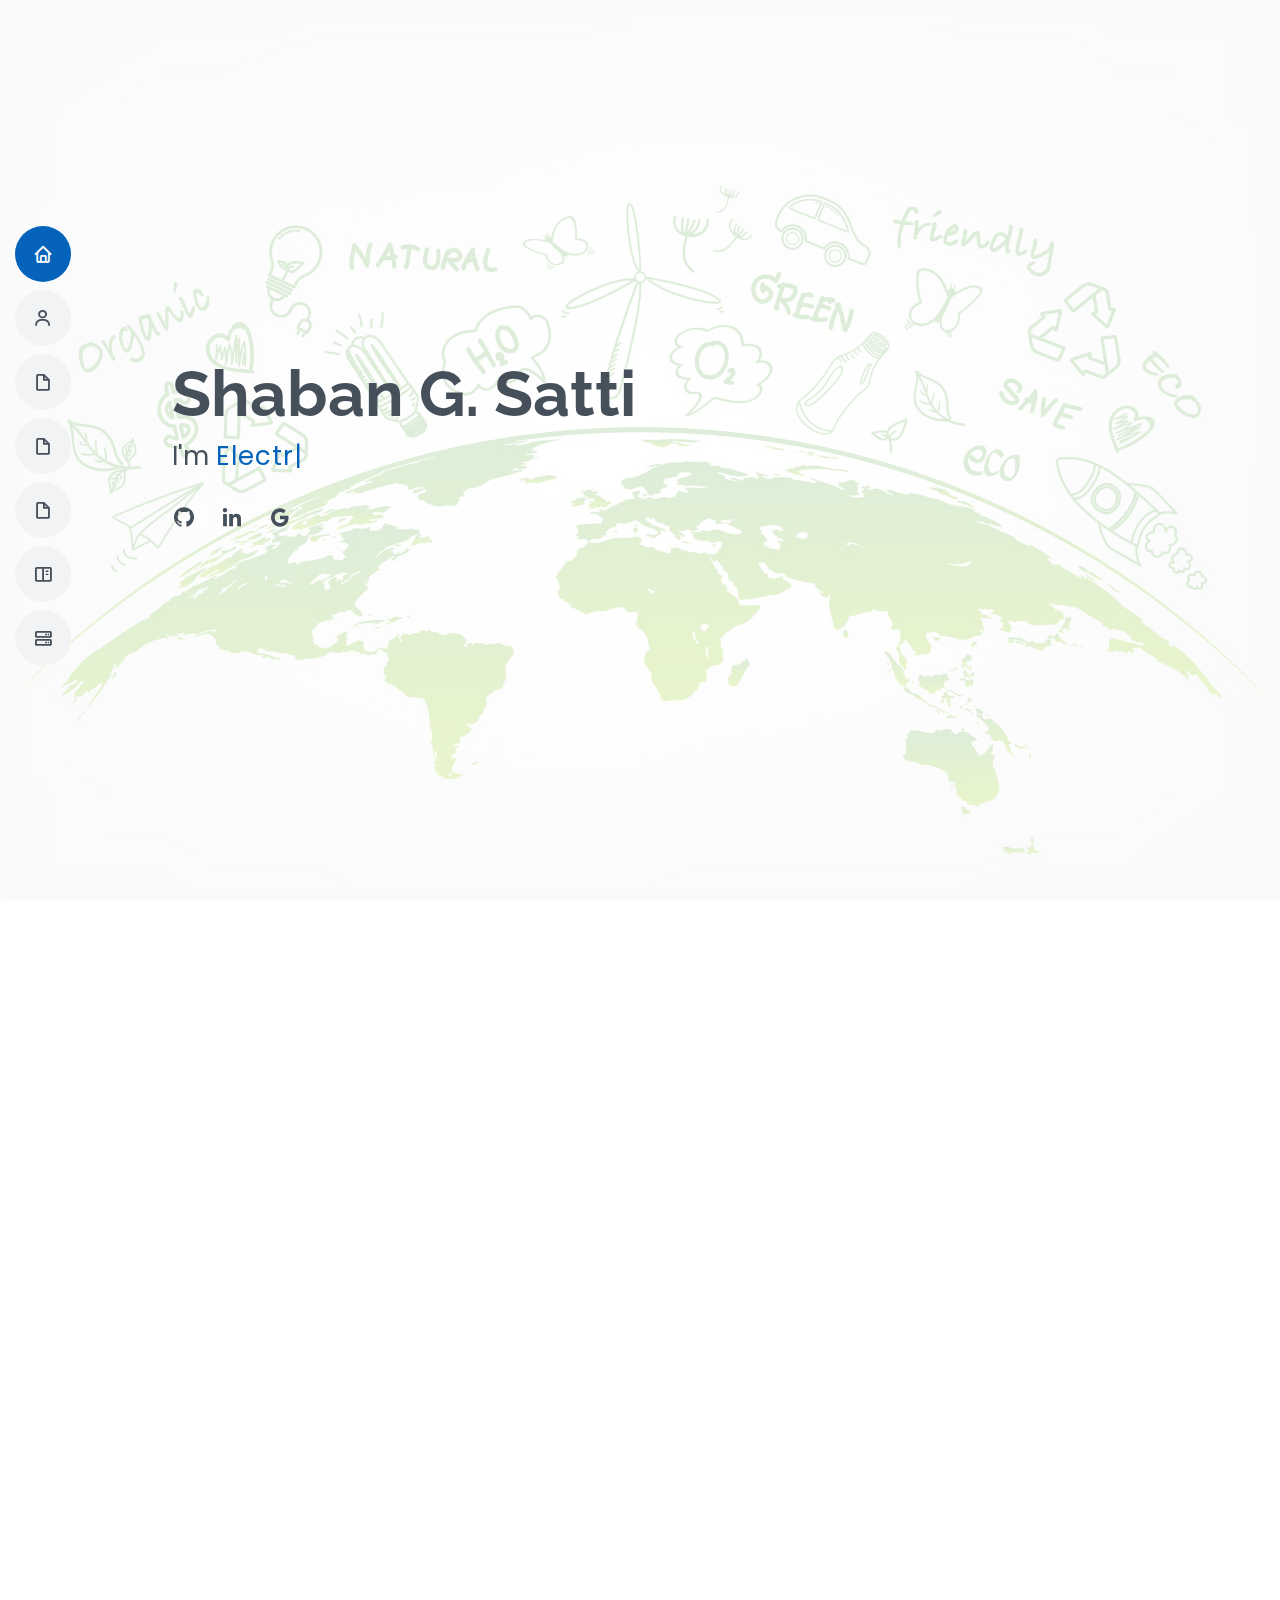
<file: index.html>
<!DOCTYPE html>
<html lang="en">

<head>
  <meta charset="utf-8">
  <meta content="width=device-width, initial-scale=1.0" name="viewport">

  <title>Shaban Satti - Resume</title>
  <meta content="" name="description">
  <meta content="" name="keywords">

  <!-- Favicons -->
  <link href="assets/img/favicon.png" rel="icon">
  <link href="assets/img/apple-touch-icon.png" rel="apple-touch-icon">

  <!-- Google Fonts -->
  <link href="https://fonts.googleapis.com/css?family=Open+Sans:300,300i,400,400i,600,600i,700,700i|Raleway:300,300i,400,400i,500,500i,600,600i,700,700i|Poppins:300,300i,400,400i,500,500i,600,600i,700,700i" rel="stylesheet">

  <!-- Vendor CSS Files -->
  <link href="assets/vendor/aos/aos.css" rel="stylesheet">
  <link href="assets/vendor/bootstrap/css/bootstrap.min.css" rel="stylesheet">
  <link href="assets/vendor/bootstrap-icons/bootstrap-icons.css" rel="stylesheet">
  <link href="assets/vendor/boxicons/css/boxicons.min.css" rel="stylesheet">
  <link href="assets/vendor/glightbox/css/glightbox.min.css" rel="stylesheet">
  <link href="assets/vendor/swiper/swiper-bundle.min.css" rel="stylesheet">

  <!-- Template Main CSS File -->
  <link href="assets/css/style.css" rel="stylesheet">

  <!-- =======================================================
  * Template Name: MyResume
  * Template URL: https://bootstrapmade.com/free-html-bootstrap-template-my-resume/
  * Updated: Mar 17 2024 with Bootstrap v5.3.3
  * Author: BootstrapMade.com
  * License: https://bootstrapmade.com/license/
  ======================================================== -->
</head>

<body>

  <!-- ======= Mobile nav toggle button ======= -->
  <!-- <button type="button" class="mobile-nav-toggle d-xl-none"><i class="bi bi-list mobile-nav-toggle"></i></button> -->
  <i class="bi bi-list mobile-nav-toggle d-lg-none"></i>
  <!-- ======= Header ======= -->
  <header id="header" class="d-flex flex-column justify-content-center">

    <nav id="navbar" class="navbar nav-menu">
      <ul>
        <li><a href="#hero" class="nav-link scrollto active"><i class="bx bx-home"></i> <span>Home</span></a></li>
        <li><a href="#about" class="nav-link scrollto"><i class="bx bx-user"></i> <span>About</span></a></li>
        <li><a href="#Ongoing-Projects" class="nav-link scrollto"><i class="bx bx-file-blank"></i> <span>Ongoing Projects</span></a></li>
        <li><a href="#experience" class="nav-link scrollto"><i class="bx bx-file-blank"></i> <span>Work Experience</span></a></li>
        <li><a href="#education" class="nav-link scrollto"><i class="bx bx-file-blank"></i> <span>Education</span></a></li>
        <li><a href="#publications" class="nav-link scrollto"><i class="bx bx-book-content"></i> <span>Publications</span></a></li>
        <li><a href="#skills" class="nav-link scrollto"><i class="bx bx-server"></i> <span>Skills</span></a></li>
      </ul>
    </nav><!-- .nav-menu -->

  </header><!-- End Header -->

  <!-- ======= Hero Section ======= -->
  <section id="hero" class="d-flex flex-column justify-content-center">
    <div class="container" data-aos="zoom-in" data-aos-delay="100">
      <h1>Shaban G. Satti</h1>
      <p>I'm <span class="typed" data-typed-items="Electrical Engineer, Data Scientist, Hiker"></span></p>
      <div class="social-links">
        <a href="https://github.com/shabansatti" class="github"><i class="bx bxl-github"></i></a>
        <a href="https://www.linkedin.com/in/ishabansatti/" class="linkedin"><i class="bx bxl-linkedin"></i></a>
        <a href="https://scholar.google.com/citations?user=b_1fk_MAAAAJ&hl=en" class="google"><i class="bx bxl-google"></i></a>
      </div>
    </div>
  </section><!-- End Hero -->

  <main id="main">

    <!-- ======= Services Section ======= -->
<section id="about" class="services">
  <div class="container" data-aos="fade-up">

    <div class="section-title">
      <h2>About</h2>
    </div>

    <!-- Row to create two columns -->
      <!-- First column -->
  <div class="row">
  
    <div class="col-lg-12 col-md-12 d-flex align-items-stretch" data-aos="zoom-in" data-aos-delay="100">
      <div class="icon-box iconbox-blue">
        <h4>The social and economic exclusion of women, due to lack of access to electricity, can be minimized by
        implementation of the UN sustainable development goal of energy access for all. Microgrids and integration of
        renewable energy generation are promising solutions in this regard. My aim is to study and develop data driven
        methods for economical, optimized and safe operation of modern electrical grid.</h4>
      </div>
    </div>
  
  </div>
  
  <div class="row">
  
    <div class="col-lg-4 col-md-4 mt-4 d-flex align-items-stretch" data-aos="zoom-in" data-aos-delay="100">
      <div class="icon-box iconbox-blue">
        <h4>Country: Pakistan</h4>
      </div>
    </div>

    <div class="col-lg-4 col-md-4 mt-4 d-flex align-items-stretch" data-aos="zoom-in" data-aos-delay="100">
      <div class="icon-box iconbox-blue">
        <h4>Fulbright Scholar - 2023</h4>
      </div>
    </div>

    <div class="col-lg-4 col-md-4 mt-4 d-flex align-items-stretch" data-aos="zoom-in" data-aos-delay="100">
      <div class="icon-box iconbox-blue">
        <h4>PIEAS Fellowship - 2011</h4>
      </div>
    </div>

  </div>

  </div>
</section><!-- End about Section -->


    <!-- ======= Ongoing Projects Section ======= -->
    <section id="Ongoing-Projects" class="resume">
      <div class="container" data-aos="fade-up">
    
        <div class="section-title">
          <h2>Ongoing projects</h2>
        </div>
    
        <div class="row">
          <div class="col-lg-12">
            <h3 class="resume-title">Speeding Up powerflow simulations for modern grid</h3>
            <div class="resume-item pb-0">
              <h5>A python based project using machine learning and GPU to speed-up the power flow solution. The project is supervised by Dr.Amar (Arizona State University)</h5>
              <p><em>Competition sponsored by IRT SystemX, RTE , NVIDIA and Exaion</em></p>
    
            </div>
          </div>
        </div>
    
        <div class="row">
          <div class="col-lg-12">
            <h3 class="resume-title">Development of julia Library for PowerSystems EMT Simulations</h3>
            <div class="resume-item">
              <h5>A julia based project to develop EMT simulations library for power systems. The project is supervised by Dr.Amar (Arizona State University)</h5>
              <p><em>The project is part of PSERC project on data-driven stability assesment of modern grids</em></p>
            </div>
          </div>
        </div>
    
        <div class="row">
          <div class="col-lg-12">
            <h3 class="resume-title">Identification and Estimation of Control modes of IBRs</h3>
            <div class="resume-item">
              <h5>A python based project using open-DSS and machine learning for identification & estimation of IBR control mode</h5>
              <p><em>The project is in colloboration with Dr. Syed Hur from Habib University, Karachi</em></p>
            </div>
          </div>
        </div>
    
      </div>
    </section><!-- End Publications Section -->


    <!-- ======= Experience Section ======= -->
    <section id="experience" class="resume">
      <div class="container" data-aos="fade-up">

        <div class="section-title">
          <h2>Work Experience</h2>
          </div>

        
          <div class="col-lg-12">
            <div class="resume-item">
              <h4>Research Assistant</h4>
              <p><strong>Arizona State University, USA </strong></p>
              <h5>August 2023 - December 2023</h5>
              <p><strong>Projects </strong></p>
              <ul>
                <li>Data driven stability analysis of IBR-rich grids with hybrid EMT + Phasor
                models (DIgSILENT PowerFactory)
                <li>Benders Decomposition based Security Constrained Economic Dispatch
                (AMPL-GUROBI)
                <li>Generator & Transmission Assets Contingency Analysis (AMPL-GUROBI)
                <li>Tuning Exciter & PSS for Kundur's Two Area System (DSATools)
                <li>DCOPF for Go Optimization Dataset (Julia)
                <li>Black Box Optimization based Transient Controller for Multimachine (Python)
              </ul>
            </div>
            <div class="resume-item">
              <h4>Sr. Electrical Engineer</h4>
              <p><strong>Pakistan Institute of Engineering & Applied Sciences, Islamabad, Pakistan</strong></p>
              <h5>Nov 2013 - July 2023</h5>
              <p><strong>Assignments </strong></p>
              <ul>
                <li>Powerflow solution of Distribution Grids (OpenDSS & ETAP)
                <li> Electrification plan of industrial buildings (AUTOCAD Electrical)
                <li> Electrification of HVAC systems (Soft starters & Star/Delta starters )
                <li> Design of control system of diesel generator sets
                <li> Design of low voltage switchgear</li>
              </ul>
            </div><div class="resume-item">
              <h4>Graduate Student Assistant</h4>
              <p><strong>Pakistan Institute of Engineering & Applied Sciences, Islamabad, Pakistan</strong></p>
              <h5>Jan 2013 - Nov 2013</h5>
              <p><strong>Assignments </strong></p>
              <ul>
                <li> Conducting Linear Control Systems Lab. for undergrad students
              </ul>
            </div>
          </div>
        </div>

      </div>
    </section><!-- End Experience Section -->

    <!-- ======= Education Section ======= -->
    <section id="education" class="resume">
      <div class="container" data-aos="fade-up">
    
        <div class="section-title">
          <h2>Education</h2>
        </div>
    
        <div class="row">
          <div class="col-lg-12">
            
            <div class="resume-item">
              <h4>MS Data Science</h4>
              <p><strong>Bahria University, Islamabad, Pakistan</strong></p>
              <h5>Feb 2020 - Aug 2022</h5>
              <p><strong>Projects</strong></p>
              <p>
                <ul>
                <li> ConvNet. for digit recognition on CVL single-digit database (TensorFlow)
                <li> Arrhythmia classification using Machine Learning</li>
              </ul></p>
              <p><strong>Courses</strong></p>
              Machine Learning, Deep Learning, Cloud Computing, Big Data Analytics
            </div>
            <div class="resume-item">
              <h4>MS Systems Engineering</h4>
              <p><strong>Pakistan Institute of Engineering & Applied Sciences, Islamabad, Pakistan</strong></p>
              <h5>Sep 2011 - Nov 2013</h5>
              <p><p><strong>Thesis</strong></p><ul>
                <li> Robust Control of 8 DOF Active Vehicle Suspension System (Convex
                optimization using MATLAB cvx)
                <li> Observer for active vehicle suspension system states estimation</li>
              </ul></p>
              <p><strong>Courses</strong></p>
              Power Converter Design, Non Linear Control, Adaptive Control, Fault Diagnosis and Tolerance
            </div>
            <div class="resume-item">
              <h4>B.Sc Electrical Engineering</h4>
              <p><strong>University of Engineering & Technology, Taxila, Pakistan</strong></p>
              <h5>Sep 2007 - July 2011</h5>
              <p><p><strong>Capstone Project</strong></p><ul>
                <li> Designing & Fabrication of Variable Frequency Drive for 3-Phase Induction
                Motor
              </ul></p>
              <p><strong>Courses</strong></p>
              Power System Analysis, Power Generation, Electrical Power Transmission, Power Distribution and Utilization
            </div>
          </div>
        </div>
    
      </div>
    </section><!-- End Education Section -->

    <!-- ======= Publications Section ======= -->
    <section id="publications" class="resume">
      <div class="container" data-aos="fade-up">
    
        <div class="section-title">
          <h2>Publications</h2>
        </div>
    
        <div class="row">
          <div class="col-lg-12">
            <h3 class="resume-title">Journal</h3>
            <div class="resume-item pb-0">
              <h4>H∞ control of 8 degrees of freedom vehicle
              active suspension system</h4>
              <p><em>2018, Journal of King Saud University - Engineering
              Sciences, Volume 30, Issue 2, Pages
              161-169</em></p>
              
            </div>
            </div>
        </div>
        
        <div class="row">
          <div class="col-lg-12">
            <h3 class="resume-title">Conference</h3>
            <div class="resume-item">
              <h4>Robust control of hybrid distributed generation
              for frequency regulation</h4>
              <p><em>2017, 14th International Bhurban Conference
              on Applied Sciences and Technology (IBCAST),
              Publisher: IEEE</em></p>
            </div>
          </div>
        </div>

                <div class="row">
                  <div class="col-lg-12">
                    <h3 class="resume-title">In Review</h3>
                    <div class="resume-item">
                      <h4>Real-time Data-driven Identification and Estimation of Control modes of IBR considering Smart
                      Inverter Capabilities</h4>
                      <p><em>2024, IEEE Transactions on Industry Applications Special Issue,
                          Publisher: IEEE</em></p>
                    </div>
                  </div>
                </div>
    
      </div>
    </section><!-- End Publications Section -->




    <!-- ======= Services Section ======= -->
    <section id="skills" class="services">
      <div class="container" data-aos="fade-up">

        <div class="section-title">
          <h2>Skills</h2>
        </div>

      <div class="row">
      
        <div class="col-lg-2 col-md-3 d-flex align-items-stretch mt-4" data-aos="zoom-in" data-aos-delay="300">
          <div class="icon-box iconbox-pink">
            <h4>Python</h4>
          </div>
        </div>
      
        <div class="col-lg-2 col-md-3 d-flex align-items-stretch mt-4" data-aos="zoom-in" data-aos-delay="300">
          <div class="icon-box iconbox-pink">
            <h4> PyTorch</h4>
          </div>
        </div>
      
        <div class="col-lg-4 col-md-4 d-flex align-items-stretch mt-4" data-aos="zoom-in" data-aos-delay="100">
          <div class="icon-box iconbox-blue">
            <h4>PyTorch Geometric </h4>
          </div>
        </div>
      
        <div class="col-lg-2 col-md-3 d-flex align-items-stretch mt-4" data-aos="zoom-in" data-aos-delay="100">
          <div class="icon-box iconbox-yellow">
            <h4>SciPy</h4>
          </div>
        </div>
      
        <div class="col-lg-2 col-md-3 d-flex align-items-stretch mt-4" data-aos="zoom-in" data-aos-delay="200">
          <div class="icon-box iconbox-red">
            <h4>Pandas</h4>
          </div>
        </div>
      
      
        <div class="col-lg-2 col-md-3 d-flex align-items-stretch mt-4" data-aos="zoom-in" data-aos-delay="200">
          <div class="icon-box iconbox-orange ">
      
            <h4>ANDES</h4>
          </div>
        </div>
      
      
        <div class="col-lg-4 col-md-6 d-flex align-items-stretch mt-4" data-aos="zoom-in" data-aos-delay="300">
          <div class="icon-box iconbox-teal">
            <h4>Scikit-learn</h4>
          </div>
        </div>
      
      </div>

      <div class="row">
        <div class="col-lg-2 col-md-3 d-flex align-items-stretch mt-4" data-aos="zoom-in" data-aos-delay="100">
          <div class="icon-box iconbox-yellow">
            <h4>Julia</h4>
          </div>
        </div>
      
        <div class="col-lg-2 col-md-3 d-flex align-items-stretch mt-4" data-aos="zoom-in" data-aos-delay="200">
          <div class="icon-box iconbox-red">
            <h4>JuMP</h4>
          </div>
        </div>
      
        <div class="col-lg-4 col-md-6 d-flex align-items-stretch mt-4" data-aos="zoom-in" data-aos-delay="300">
          <div class="icon-box iconbox-teal">
            <h4>PowerSimulationDynamics</h4>
          </div>
        </div>
      
        <div class="col-lg-2 col-md-4 d-flex align-items-stretch mt-4" data-aos="zoom-in" data-aos-delay="100">
          <div class="icon-box iconbox-blue">
            <h4>PowerSystems</h4>
          </div>
        </div>
      
      
        <div class="col-lg-2 col-md-3 d-flex align-items-stretch mt-4" data-aos="zoom-in" data-aos-delay="100">
          <div class="icon-box iconbox-blue">
            <h4>ParaEMT</h4>
          </div>
        </div>
        <div class="col-lg-4 col-md-4 d-flex align-items-stretch mt-4" data-aos="zoom-in" data-aos-delay="200">
          <div class="icon-box iconbox-orange ">
      
            <h4>Multi-Threading</h4>
          </div>
        </div>
      
      </div>



        <div class="row">
          <div class="col-lg-2 col-md-2 d-flex align-items-stretch" data-aos="zoom-in" data-aos-delay="100">
            <div class="icon-box iconbox-blue">    
              <h4>ETAP</h4>
              </div>
          </div>

          <div class="col-lg-2 col-md-2 d-flex align-items-stretch" data-aos="zoom-in" data-aos-delay="200">
            <div class="icon-box iconbox-orange ">
              
              <h4>PSSE</h4>
              </div>
          </div>

          <div class="col-lg-2 col-md-2 d-flex align-items-stretch" data-aos="zoom-in" data-aos-delay="300">
            <div class="icon-box iconbox-pink">
              <h4>PSLF</h4>
              </div>
          </div>

          <div class="col-lg-2 col-md-2 d-flex align-items-stretch" data-aos="zoom-in" data-aos-delay="100">
            <div class="icon-box iconbox-yellow">
              <h4>PSCAD</h4>
              </div>
          </div>

          <div class="col-lg-2 col-md-2 d-flex align-items-stretch" data-aos="zoom-in" data-aos-delay="200">
            <div class="icon-box iconbox-red">
              <h4>MATLAB</h4>
              </div>
          </div>

          <div class="col-lg-2 col-md-2 d-flex align-items-stretch" data-aos="zoom-in" data-aos-delay="300">
            <div class="icon-box iconbox-teal">
              <h4>OpenDSS</h4>
              </div>
          </div>

          <div class="col-lg-4 col-md-5 d-flex align-items-stretch mt-4" data-aos="zoom-in" data-aos-delay="200">
            <div class="icon-box iconbox-orange ">
          
              <h4>DigSilent PowerFactory</h4>
            </div>
          </div>
        
          <div class="col-lg-4 col-md-6 d-flex align-items-stretch mt-4" data-aos="zoom-in" data-aos-delay="100">
            <div class="icon-box iconbox-blue">    
              <h4>DSATools (PSAT, TSAT & SSAT)</h4>
              </div>
          </div>


          <div class="col-lg-4 col-md-5 d-flex align-items-stretch mt-4" data-aos="zoom-in" data-aos-delay="300">
            <div class="icon-box iconbox-pink">
              <h4>AUTOCAD Electrical</h4>
              </div>
          </div>

        </div>


        
      </div>
    </section><!-- End Services Section -->



  <!-- Vendor JS Files -->
  <script src="assets/vendor/purecounter/purecounter_vanilla.js"></script>
  <script src="assets/vendor/aos/aos.js"></script>
  <script src="assets/vendor/bootstrap/js/bootstrap.bundle.min.js"></script>
  <script src="assets/vendor/glightbox/js/glightbox.min.js"></script>
  <script src="assets/vendor/isotope-layout/isotope.pkgd.min.js"></script>
  <script src="assets/vendor/swiper/swiper-bundle.min.js"></script>
  <script src="assets/vendor/typed.js/typed.umd.js"></script>
  <script src="assets/vendor/waypoints/noframework.waypoints.js"></script>
  <script src="assets/vendor/php-email-form/validate.js"></script>

  <!-- Template Main JS File -->
  <script src="assets/js/main.js"></script>

</body>

</html>
</file>
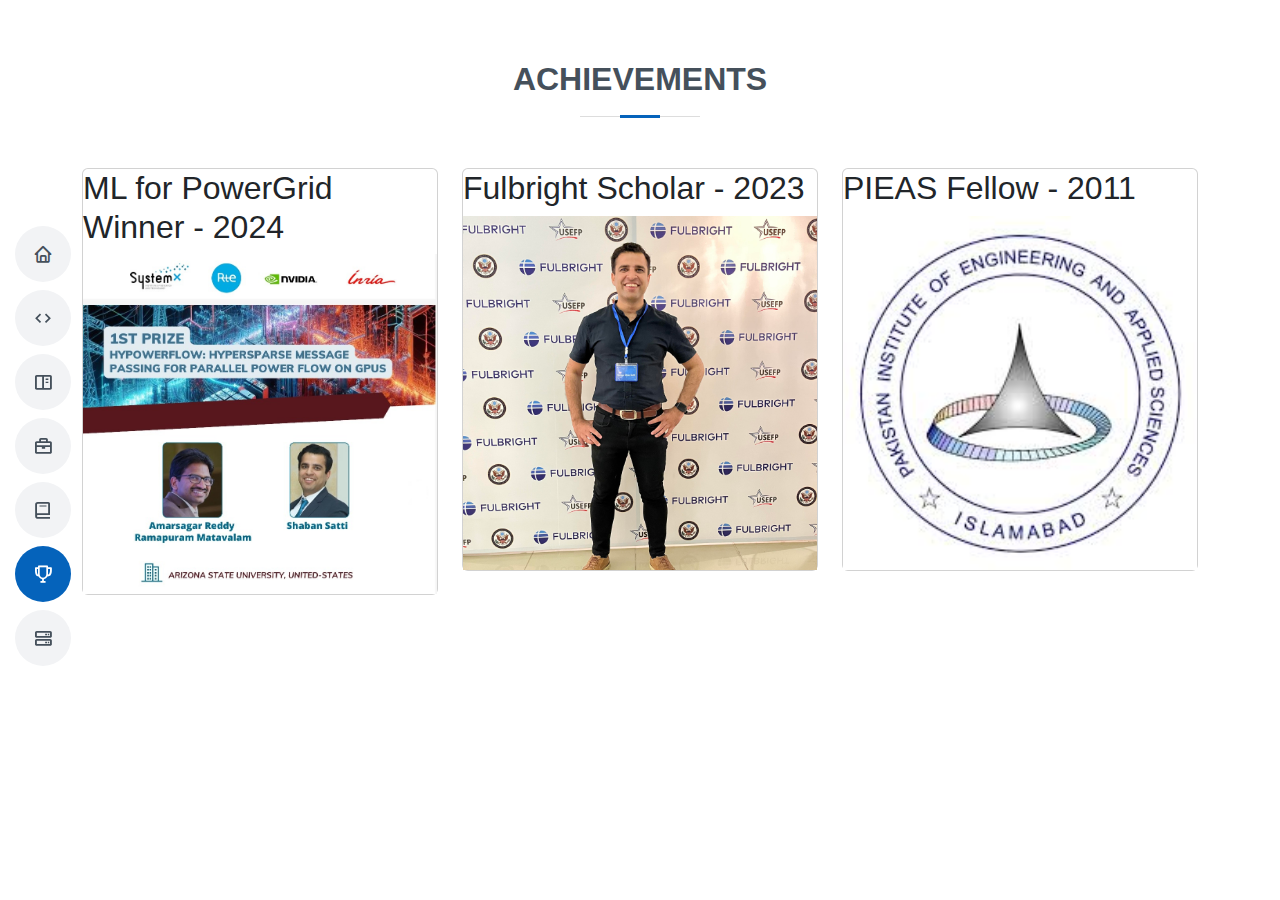
<file: achievements.html>
<!DOCTYPE html>
<html lang="en">

<head>
  <meta charset="utf-8">
  <meta name="viewport" content="width=device-width, initial-scale=1.0">
  <title>Projects - Shaban Satti</title>

  <link href="assets/vendor/bootstrap/css/bootstrap.min.css" rel="stylesheet">
  <link href="assets/vendor/bootstrap-icons/bootstrap-icons.css" rel="stylesheet">
  <link href="assets/vendor/boxicons/css/boxicons.min.css" rel="stylesheet">
  <link href="assets/vendor/aos/aos.css" rel="stylesheet">
  <link href="assets/css/style.css" rel="stylesheet">
</head>

<body>

  <!-- ======= HEADER ======= -->
  <header id="header" class="d-flex flex-column justify-content-center">
    <nav id="navbar" class="navbar nav-menu">
      <ul>
        <li><a href="index.html" class="nav-link scrollto"><i class="bx bx-home"></i> <span>Home</span></a></li>
        <li><a href="projects.html" class="nav-link scrollto"><i class="bx bx-code"></i> <span>Projects</span></a></li>
        <li><a href="publications.html" class="nav-link scrollto"><i class="bx bx-book-content"></i>
            <span>Publications</span></a></li>
        <li><a href="experience.html" class="nav-link scrollto"><i class="bx bx-briefcase"></i> <span>Work Experience</span></a>
        </li>
        <li><a href="education.html" class="nav-link scrollto"><i class="bx bx-book"></i> <span>Education</span></a></li>
        <li><a href="achievements.html" class="nav-link scrollto active"><i class="bx bx-trophy"></i> <span>Achievements</span></a>
        </li>
        <li><a href="teaching.html" class="nav-link scrollto"><i class="bx bx-server"></i> <span>Teaching</span></a></li>
      </ul>
    </nav>
  </header>


<section class="resume">
  <div class="container" data-aos="fade-up">
    <div class="section-title">
      <h2>Achievements</h2>
    </div>

    <div class="row g-4"> <!-- g-4 adds spacing between cards -->

      <div class="col-sm-4">
        <div class="achievements-card card">
          <h2 class="achievements-title card-title">ML for PowerGrid Winner - 2024</h2>
          <img src="assets/img/ml4grid.jpg" alt="ML for PowerGrid">
        </div>
      </div>

      <div class="col-sm-4">
        <div class="achievements-card card">
          <h2 class="achievements-title card-title">Fulbright Scholar - 2023</h2>
          <img src="assets/img/fulbright.jpg" alt="Fulbright">
        </div>
      </div>

      <div class="col-sm-4">
        <div class="achievements-card card">
          <h2 class="achievements-title card-title">PIEAS Fellow - 2011</h2>
          <img src="assets/img/pieas.jpeg" alt="PIEAS">
        </div>
      </div>

    </div>
  </div>
</section>


  <script src="assets/vendor/bootstrap/js/bootstrap.bundle.min.js"></script>
  <script src="assets/vendor/aos/aos.js"></script>
  <script src="assets/js/main.js"></script>
</body>

</html>
</file>
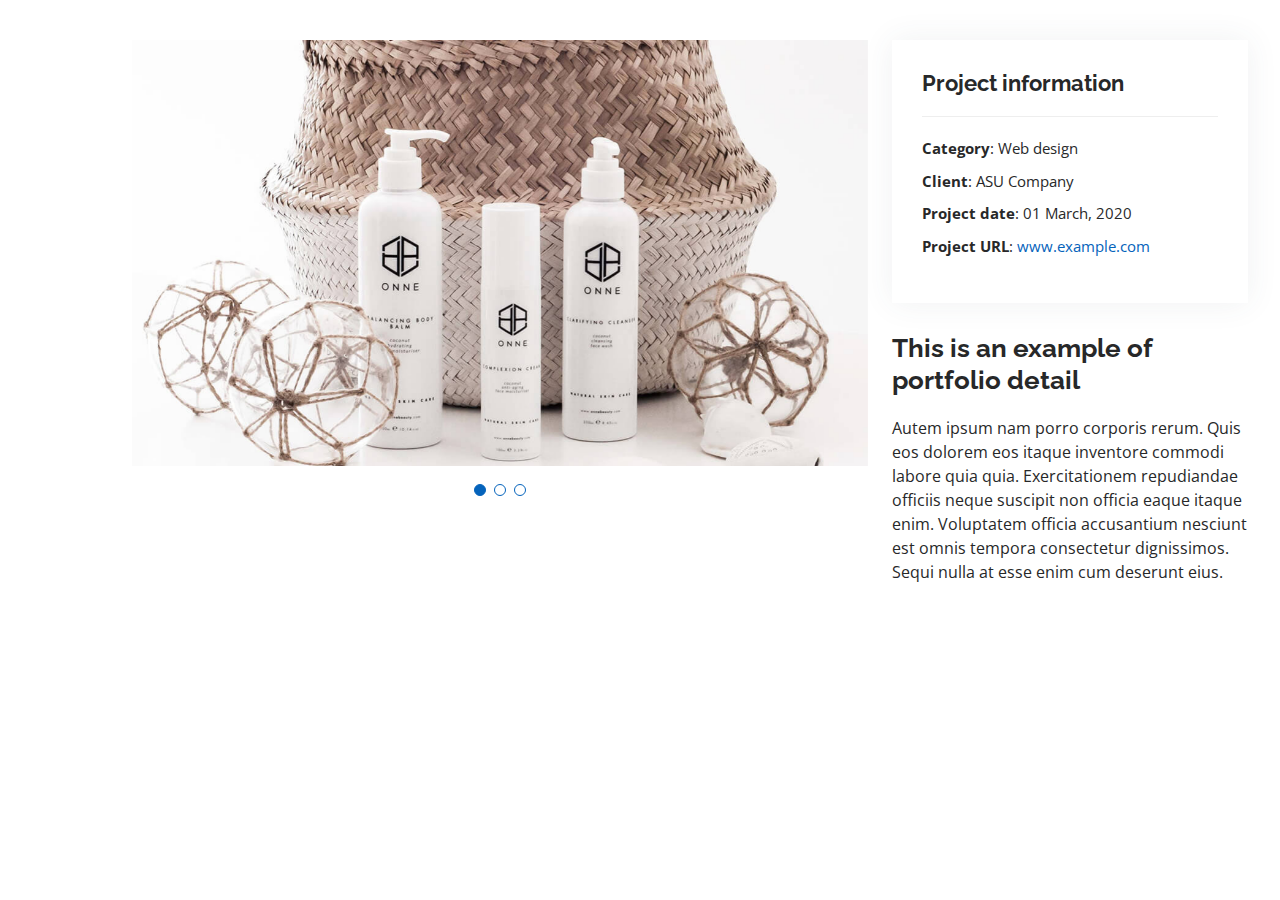
<file: portfolio-details.html>
<!DOCTYPE html>
<html lang="en">

<head>
  <meta charset="utf-8">
  <meta content="width=device-width, initial-scale=1.0" name="viewport">

  <title>Portfolio Details - Personal Bootstrap Template</title>
  <meta content="" name="description">
  <meta content="" name="keywords">

  <!-- Favicons -->
  <link href="assets/img/favicon.png" rel="icon">
  <link href="assets/img/apple-touch-icon.png" rel="apple-touch-icon">

  <!-- Google Fonts -->
  <link href="https://fonts.googleapis.com/css?family=Open+Sans:300,300i,400,400i,600,600i,700,700i|Raleway:300,300i,400,400i,500,500i,600,600i,700,700i|Poppins:300,300i,400,400i,500,500i,600,600i,700,700i" rel="stylesheet">

  <!-- Vendor CSS Files -->
  <link href="assets/vendor/aos/aos.css" rel="stylesheet">
  <link href="assets/vendor/bootstrap/css/bootstrap.min.css" rel="stylesheet">
  <link href="assets/vendor/bootstrap-icons/bootstrap-icons.css" rel="stylesheet">
  <link href="assets/vendor/boxicons/css/boxicons.min.css" rel="stylesheet">
  <link href="assets/vendor/glightbox/css/glightbox.min.css" rel="stylesheet">
  <link href="assets/vendor/swiper/swiper-bundle.min.css" rel="stylesheet">

  <!-- Template Main CSS File -->
  <link href="assets/css/style.css" rel="stylesheet">

  <!-- =======================================================
  * Template Name: MyResume
  * Template URL: https://bootstrapmade.com/free-html-bootstrap-template-my-resume/
  * Updated: Mar 17 2024 with Bootstrap v5.3.3
  * Author: BootstrapMade.com
  * License: https://bootstrapmade.com/license/
  ======================================================== -->
</head>

<body>

  <main id="main">

    <!-- ======= Portfolio Details Section ======= -->
    <section id="portfolio-details" class="portfolio-details">
      <div class="container">

        <div class="row gy-4">

          <div class="col-lg-8">
            <div class="portfolio-details-slider swiper">
              <div class="swiper-wrapper align-items-center">

                <div class="swiper-slide">
                  <img src="assets/img/portfolio/portfolio-details-1.jpg" alt="">
                </div>

                <div class="swiper-slide">
                  <img src="assets/img/portfolio/portfolio-details-2.jpg" alt="">
                </div>

                <div class="swiper-slide">
                  <img src="assets/img/portfolio/portfolio-details-3.jpg" alt="">
                </div>

              </div>
              <div class="swiper-pagination"></div>
            </div>
          </div>

          <div class="col-lg-4">
            <div class="portfolio-info">
              <h3>Project information</h3>
              <ul>
                <li><strong>Category</strong>: Web design</li>
                <li><strong>Client</strong>: ASU Company</li>
                <li><strong>Project date</strong>: 01 March, 2020</li>
                <li><strong>Project URL</strong>: <a href="#">www.example.com</a></li>
              </ul>
            </div>
            <div class="portfolio-description">
              <h2>This is an example of portfolio detail</h2>
              <p>
                Autem ipsum nam porro corporis rerum. Quis eos dolorem eos itaque inventore commodi labore quia quia. Exercitationem repudiandae officiis neque suscipit non officia eaque itaque enim. Voluptatem officia accusantium nesciunt est omnis tempora consectetur dignissimos. Sequi nulla at esse enim cum deserunt eius.
              </p>
            </div>
          </div>

        </div>

      </div>
    </section><!-- End Portfolio Details Section -->

  </main><!-- End #main -->

  <div id="preloader"></div>
  <a href="#" class="back-to-top d-flex align-items-center justify-content-center"><i class="bi bi-arrow-up-short"></i></a>

  <!-- Vendor JS Files -->
  <script src="assets/vendor/purecounter/purecounter_vanilla.js"></script>
  <script src="assets/vendor/aos/aos.js"></script>
  <script src="assets/vendor/bootstrap/js/bootstrap.bundle.min.js"></script>
  <script src="assets/vendor/glightbox/js/glightbox.min.js"></script>
  <script src="assets/vendor/isotope-layout/isotope.pkgd.min.js"></script>
  <script src="assets/vendor/swiper/swiper-bundle.min.js"></script>
  <script src="assets/vendor/typed.js/typed.umd.js"></script>
  <script src="assets/vendor/waypoints/noframework.waypoints.js"></script>
  <script src="assets/vendor/php-email-form/validate.js"></script>

  <!-- Template Main JS File -->
  <script src="assets/js/main.js"></script>

</body>

</html>
</file>
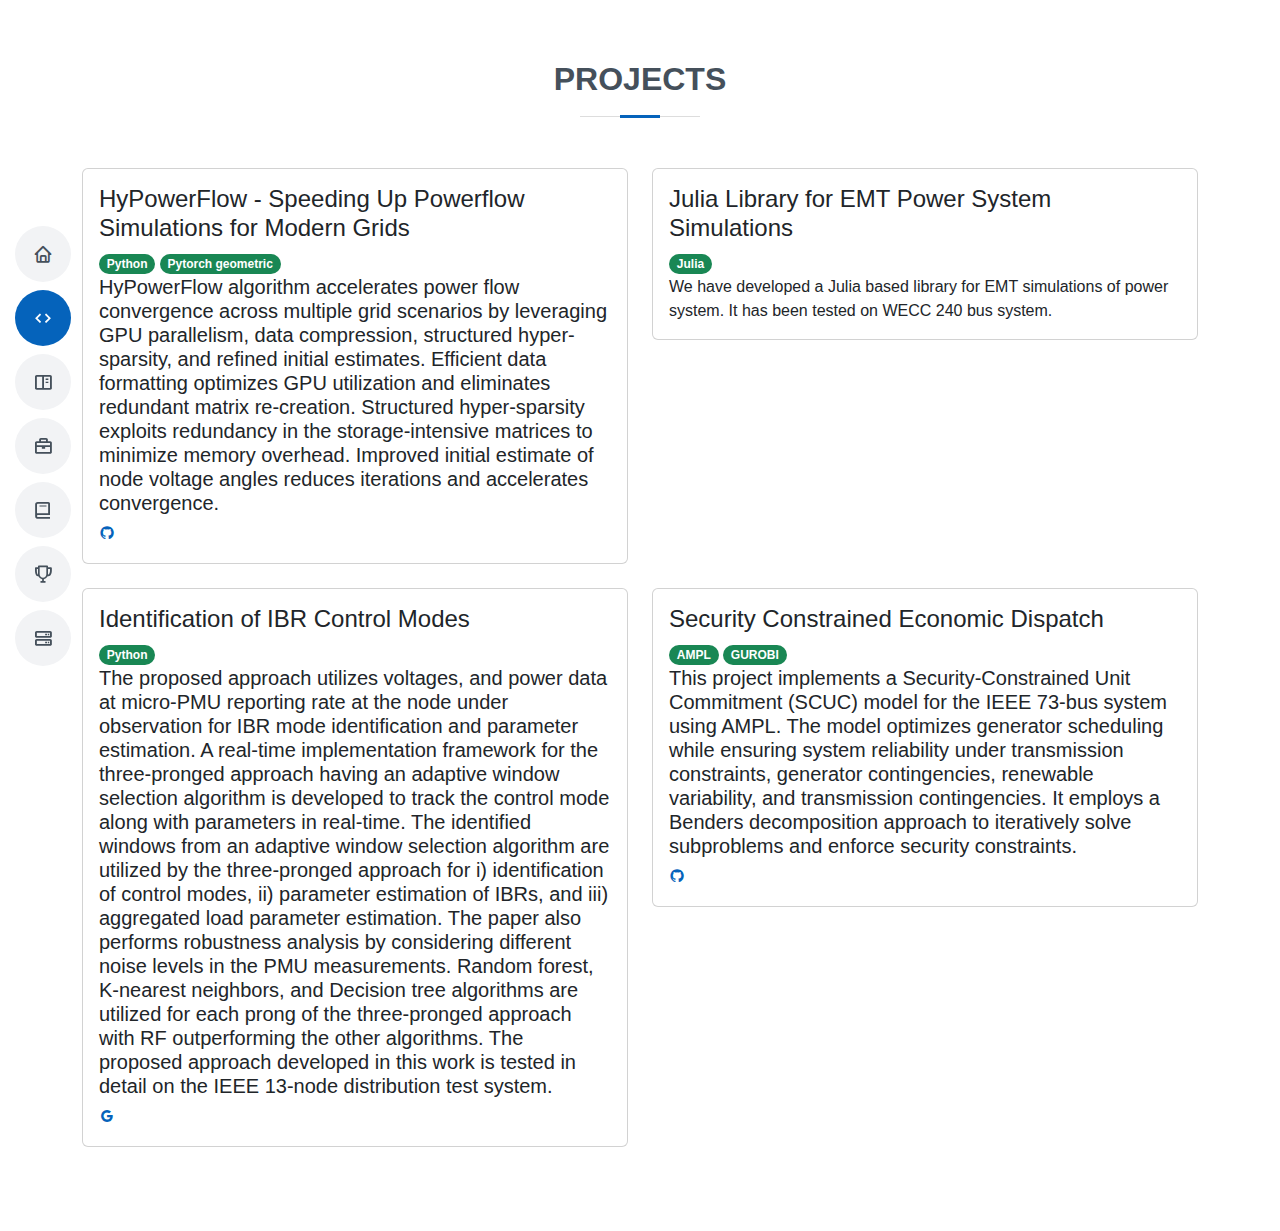
<file: projects.html>
<!DOCTYPE html>
<html lang="en">

<head>
  <meta charset="utf-8">
  <meta name="viewport" content="width=device-width, initial-scale=1.0">
  <title>Projects - Shaban Satti</title>

  <link href="assets/vendor/bootstrap/css/bootstrap.min.css" rel="stylesheet">
  <link href="assets/vendor/bootstrap-icons/bootstrap-icons.css" rel="stylesheet">
  <link href="assets/vendor/boxicons/css/boxicons.min.css" rel="stylesheet">
  <link href="assets/vendor/aos/aos.css" rel="stylesheet">
  <link href="assets/css/style.css" rel="stylesheet">
</head>

<body>

  <!-- ======= HEADER ======= -->
  <header id="header" class="d-flex flex-column justify-content-center">
    <nav id="navbar" class="navbar nav-menu">
      <ul>
        <li><a href="index.html" class="nav-link scrollto"><i class="bx bx-home"></i> <span>Home</span></a></li>
        <li><a href="projects.html" class="nav-link scrollto active"><i class="bx bx-code"></i> <span>Projects</span></a></li>
        <li><a href="publications.html" class="nav-link scrollto"><i class="bx bx-book-content"></i>
            <span>Publications</span></a></li>
        <li><a href="experience.html" class="nav-link scrollto"><i class="bx bx-briefcase"></i> <span>Work
              Experience</span></a>
        </li>
        <li><a href="education.html" class="nav-link scrollto"><i class="bx bx-book"></i> <span>Education</span></a>
        </li>
        <li><a href="achievements.html" class="nav-link scrollto"><i class="bx bx-trophy"></i>
            <span>Achievements</span></a>
        </li>
        <li><a href="teaching.html" class="nav-link scrollto"><i class="bx bx-server"></i> <span>Teaching</span></a></li>
      </ul>
    </nav>
  </header>

    <section class="resume">
      <div class="container" data-aos="fade-up">
      <div class="section-title">
        <h2>Projects</h2>
      </div>

      <div class="row mb-4">
        <div class="col-sm-6">
          <div class="card h-100">
            <div class="card-body">
              <h4 class="card-title">HyPowerFlow - Speeding Up Powerflow Simulations for Modern Grids</h4>
              <span class="badge text-bg-success rounded-pill">Python</span>
              <span class="badge text-bg-success rounded-pill">Pytorch geometric</span>
              <h5 class="card-text">HyPowerFlow algorithm accelerates power flow convergence across multiple grid scenarios by leveraging GPU parallelism,
              data compression, structured hyper-sparsity, and refined initial estimates. Efficient data formatting optimizes GPU
              utilization and eliminates redundant matrix re-creation. Structured hyper-sparsity exploits redundancy in the
              storage-intensive matrices to minimize memory overhead. Improved initial estimate of node voltage angles reduces
              iterations and accelerates convergence.</h5>
              <a href="https://github.com/amar-asu/HyPowerFlow.git" class="github" target="_blank"
                rel="noopener noreferrer"><i class="bx bxl-github"></i></a>
              
            </div>
          </div>
        </div>
        
        <div class="col-sm-6 mb-3 mb-sm-0">
          <div class="card">
            <div class="card-body">
              <h4 class="card-title">Julia Library for EMT Power System Simulations</h4>
              <span class="badge text-bg-success rounded-pill">Julia</span>
              <p class="card-text">We have developed a Julia based library for EMT simulations of power system. It has been tested on WECC 240 bus system.</p>
            </div>
          </div>
        </div>
        </div>
        <div class="row mb-4">
        <div class="col-sm-6 mb-3 mb-sm-0">
          <div class="card">
            <div class="card-body">
              <h4 class="card-title">Identification of IBR Control Modes</h4>
              <span class="badge text-bg-success rounded-pill">Python</span>
              <h5 class="card-text">The proposed approach utilizes voltages, and
              power data at micro-PMU reporting rate at the node under observation for IBR mode identification and parameter
              estimation. A real-time implementation framework for the three-pronged approach having an adaptive window selection
              algorithm is developed to track the control mode along with parameters in real-time. The identified windows from an
              adaptive window selection algorithm are utilized by the three-pronged approach for i) identification of control modes,
              ii) parameter estimation of IBRs, and iii) aggregated load parameter estimation. The paper also performs robustness
              analysis by considering different noise levels in the PMU measurements. Random forest, K-nearest neighbors, and Decision
              tree algorithms are utilized for each prong of the three-pronged approach with RF outperforming the other algorithms.
              The proposed approach developed in this work is tested in detail on the IEEE 13-node distribution test system.</h5>
                      <a href="https://ieeexplore.ieee.org/abstract/document/10720454" class="google" target="_blank"
                        rel="noopener noreferrer"><i class="bx bxl-google"></i></a>
            </div>
          </div>
        </div>
        <div class="col-sm-6 mb-3 mb-sm-0">
          <div class="card">
            <div class="card-body">
              <h4 class="card-title">Security Constrained Economic Dispatch</h4>
              <span class="badge text-bg-success rounded-pill">AMPL</span>
              <span class="badge text-bg-success rounded-pill">GUROBI</span>
              <h5 class="card-text">This project implements a Security-Constrained Unit Commitment (SCUC) model for the IEEE 73-bus system using AMPL. The
              model optimizes generator scheduling while ensuring system reliability under transmission constraints, generator
              contingencies, renewable variability, and transmission contingencies. It employs a Benders decomposition approach to
              iteratively solve subproblems and enforce security constraints.</h5>
              <a href="https://github.com/shabansatti/Security-Constrained-Economic-Dispatch.git" class="github" target="_blank" rel="noopener noreferrer"><i
                  class="bx bxl-github"></i></a>
            </div>
          </div>
          </div>
          </div>
          </div>
    </section>
    
    </div>

  <script src="assets/vendor/bootstrap/js/bootstrap.bundle.min.js"></script>
  <script src="assets/vendor/aos/aos.js"></script>
  <script src="assets/js/main.js"></script>
</body>

</html>
</file>
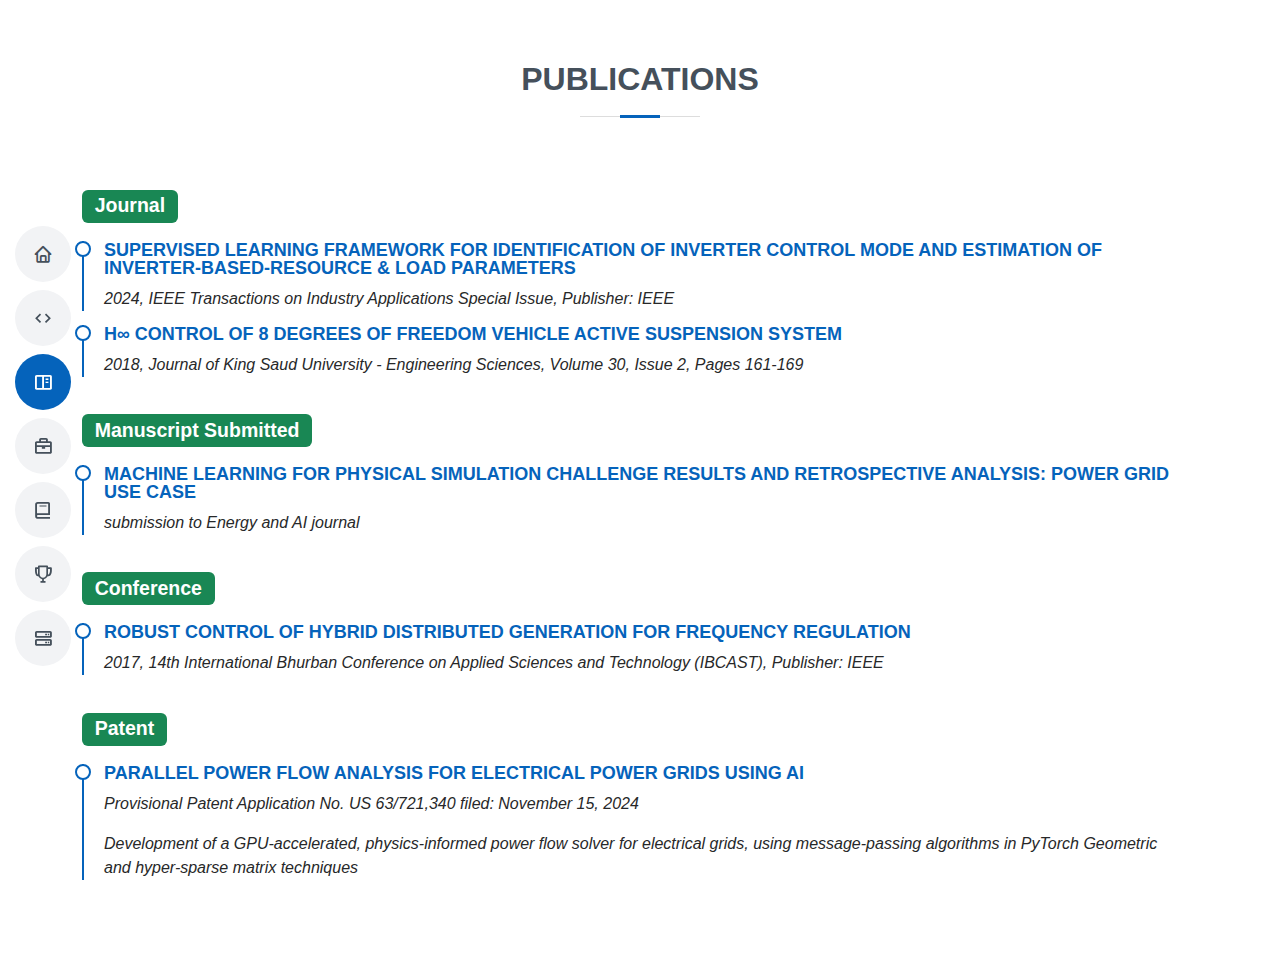
<file: publications.html>
<!DOCTYPE html>
<html lang="en">

<head>
  <meta charset="utf-8">
  <meta name="viewport" content="width=device-width, initial-scale=1.0">
  <title>Projects - Shaban Satti</title>

  <link href="assets/vendor/bootstrap/css/bootstrap.min.css" rel="stylesheet">
  <link href="assets/vendor/bootstrap-icons/bootstrap-icons.css" rel="stylesheet">
  <link href="assets/vendor/boxicons/css/boxicons.min.css" rel="stylesheet">
  <link href="assets/vendor/aos/aos.css" rel="stylesheet">
  <link href="assets/css/style.css" rel="stylesheet">
</head>

<body>

  <!-- ======= HEADER ======= -->
  <header id="header" class="d-flex flex-column justify-content-center">
    <nav id="navbar" class="navbar nav-menu">
      <ul>
        <li><a href="index.html" class="nav-link scrollto"><i class="bx bx-home"></i> <span>Home</span></a></li>
        <li><a href="projects.html" class="nav-link  scrollto"><i class="bx bx-code"></i>
            <span>Projects</span></a></li>
        <li><a href="publications.html" class="nav-link scrollto active"><i class="bx bx-book-content"></i>
            <span>Publications</span></a></li>
        <li><a href="experience.html" class="nav-link scrollto"><i class="bx bx-briefcase"></i> <span>Work
              Experience</span></a>
        </li>
        <li><a href="education.html" class="nav-link scrollto"><i class="bx bx-book"></i> <span>Education</span></a>
        </li>
        <li><a href="achievements.html" class="nav-link scrollto"><i class="bx bx-trophy"></i>
            <span>Achievements</span></a>
        </li>
        <li><a href="teaching.html" class="nav-link scrollto"><i class="bx bx-server"></i> <span>Teaching</span></a></li>
      </ul>
    </nav>
  </header>

 <section class="resume">
      <div class="container" data-aos="fade-up">

        <div class="section-title">
          <h2>Publications</h2>
        </div>
        
        
        
        <div class="row">
          <div class="col-lg-12">
            <h3 class="resume-title"><span class="badge text-bg-success">Journal</span></h3>
            <div class="resume-item pb-0">
              <h4>Supervised Learning Framework for Identification of Inverter Control Mode and Estimation of
                Inverter-based-Resource &
                Load Parameters</h4>
              <p><em>2024, IEEE Transactions on Industry Applications Special Issue,
                  Publisher: IEEE</em></p>
        
            </div>
        
            <div class="resume-item pb-0">
              <h4>H∞ control of 8 degrees of freedom vehicle
                active suspension system</h4>
              <p><em>2018, Journal of King Saud University - Engineering
                  Sciences, Volume 30, Issue 2, Pages
                  161-169</em></p>
            </div>
          </div>
        <div class="row">
          <div class="col-lg-12">
            <h3 class="resume-title"><span class="badge text-bg-success">Manuscript Submitted</span></h3>
            <div class="resume-item">
              <h4>Machine Learning for Physical Simulation Challenge Results and Retrospective Analysis: Power Grid Use Case</h4>
              <p><em>submission to Energy and AI journal </em></p>
              
            </div>
          </div>
        </div>
          <div class="row">
            <div class="col-lg-12">
              <h3 class="resume-title"><span class="badge text-bg-success">Conference</span></h3>
              
              <div class="resume-item">
                <h4>Robust control of hybrid distributed generation
                  for frequency regulation</h4>
                <p><em>2017, 14th International Bhurban Conference
                    on Applied Sciences and Technology (IBCAST),
                    Publisher: IEEE</em></p>
              </div>
            </div>
      </div>

      <div class="row">
        <div class="col-lg-12">
          <h3 class="resume-title"><span class="badge text-bg-success">Patent</span></h3>
          <div class="resume-item">
            <h4>Parallel Power Flow Analysis for Electrical Power Grids using AI</h4>
            <p><em>Provisional Patent Application No. US 63/721,340 filed: November 15, 2024 </em></p>
            <p><em>Development of a GPU-accelerated, physics-informed power flow solver for electrical grids, using
                message-passing algorithms in PyTorch Geometric and hyper-sparse matrix techniques</em></p>
          </div>
        </div>
      </div>
    </section>

  <script src="assets/vendor/bootstrap/js/bootstrap.bundle.min.js"></script>
  <script src="assets/vendor/aos/aos.js"></script>
  <script src="assets/js/main.js"></script>
</body>

</html>
</file>
<file: assets/css/style.css>
/**
* Template Name: MyResume
* Template URL: https://bootstrapmade.com/free-html-bootstrap-template-my-resume/
* Updated: Mar 17 2024 with Bootstrap v5.3.3
* Author: BootstrapMade.com
* License: https://bootstrapmade.com/license/
*/

/*--------------------------------------------------------------
# General
--------------------------------------------------------------*/
body {
  font-family: "Open Sans", sans-serif;
  color: #272829;
}

a {
  color: #0563bb;
  text-decoration: none;
}

a:hover {
  color: #067ded;
  text-decoration: none;
}

h1,
h2,
h3,
h4,
h5,
h6 {
  font-family: "Raleway", sans-serif;
}

/*--------------------------------------------------------------
# Back to top button
--------------------------------------------------------------*/
.back-to-top {
  position: fixed;
  visibility: hidden;
  opacity: 0;
  right: 15px;
  bottom: 15px;
  z-index: 996;
  background: #0563bb;
  width: 40px;
  height: 40px;
  border-radius: 50px;
  transition: all 0.4s;
}

.back-to-top i {
  font-size: 28px;
  color: #fff;
  line-height: 0;
}

.back-to-top:hover {
  background: #0678e3;
  color: #fff;
}

.back-to-top.active {
  visibility: visible;
  opacity: 1;
}

/*--------------------------------------------------------------
# Preloader
--------------------------------------------------------------*/
#preloader {
  position: fixed;
  top: 0;
  left: 0;
  right: 0;
  bottom: 0;
  z-index: 9999;
  overflow: hidden;
  background: #fff;
}

#preloader:before {
  content: "";
  position: fixed;
  top: calc(50% - 30px);
  left: calc(50% - 30px);
  border: 6px solid #0563bb;
  border-top-color: #fff;
  border-bottom-color: #fff;
  border-radius: 50%;
  width: 60px;
  height: 60px;
  animation: animate-preloader 1s linear infinite;
}

@keyframes animate-preloader {
  0% {
    transform: rotate(0deg);
  }

  100% {
    transform: rotate(360deg);
  }
}

/*--------------------------------------------------------------
# Disable aos animation delay on mobile devices
--------------------------------------------------------------*/
@media screen and (max-width: 768px) {
  [data-aos-delay] {
    transition-delay: 0 !important;
  }
}

/*--------------------------------------------------------------
# Header
--------------------------------------------------------------*/
#header {
  position: fixed;
  top: 0;
  left: 0;
  bottom: 0;
  z-index: 9997;
  transition: all 0.5s;
  padding: 15px;
  overflow-y: auto;
}

@media (max-width: 991px) {
  #header {
    width: 300px;
    background: #fff;
    border-right: 1px solid #e6e9ec;
    left: -300px;
  }
}

@media (min-width: 991px) {
  #main {
    margin-left: 100px;
  }
}

/*--------------------------------------------------------------
# Navigation Menu
--------------------------------------------------------------*/
/**
* Desktop Navigation 
*/
.nav-menu {
  padding: 0;
  display: block;
}

.nav-menu * {
  margin: 0;
  padding: 0;
  list-style: none;
}

.nav-menu>ul>li {
  position: relative;
  white-space: nowrap;
}

.nav-menu a,
.nav-menu a:focus {
  display: flex;
  align-items: center;
  color: #45505b;
  padding: 10px 18px;
  margin-bottom: 8px;
  transition: 0.3s;
  font-size: 15px;
  border-radius: 50px;
  background: #f2f3f5;
  height: 56px;
  width: 100%;
  overflow: hidden;
  transition: 0.3s;
}

.nav-menu a i,
.nav-menu a:focus i {
  font-size: 20px;
}

.nav-menu a span,
.nav-menu a:focus span {
  padding: 0 5px 0 7px;
  color: #45505b;
}

@media (min-width: 992px) {

  .nav-menu a,
  .nav-menu a:focus {
    width: 56px;
  }

  .nav-menu a span,
  .nav-menu a:focus span {
    display: none;
    color: #fff;
  }
}

.nav-menu a:hover,
.nav-menu .active,
.nav-menu .active:focus,
.nav-menu li:hover>a {
  color: #fff;
  background: #0563bb;
}

.nav-menu a:hover span,
.nav-menu .active span,
.nav-menu .active:focus span,
.nav-menu li:hover>a span {
  color: #fff;
}

.nav-menu a:hover,
.nav-menu li:hover>a {
  width: 100%;
  color: #fff;
}

.nav-menu a:hover span,
.nav-menu li:hover>a span {
  display: block;
}

/**
* Mobile Navigation 
*/
.mobile-nav-toggle {
  position: fixed;
  right: 10px;
  top: 10px;
  z-index: 9998;
  border: 0;
  background: none;
  font-size: 28px;
  transition: all 0.4s;
  outline: none !important;
  line-height: 0;
  cursor: pointer;
  border-radius: 50px;
  padding: 5px;
}

.mobile-nav-toggle i {
  color: #45505b;
}

.mobile-nav-active {
  overflow: hidden;
}

.mobile-nav-active #header {
  left: 0;
}

.mobile-nav-active .mobile-nav-toggle {
  color: #fff;
  background-color: #0563bb;
}

/*--------------------------------------------------------------
# Hero Section
--------------------------------------------------------------*/
#hero {
  width: 100%;
  height: 100vh;
  background: url("../img/hero-bg.jpg") top right no-repeat;
  background-size: cover;
  position: relative;
}

@media (min-width: 992px) {
  #hero {
    padding-left: 160px;
  }
}

#hero:before {
  content: "";
  background: rgba(255, 255, 255, 0.8);
  position: absolute;
  bottom: 0;
  top: 0;
  left: 0;
  right: 0;
}

#hero h1 {
  margin: 0;
  font-size: 64px;
  font-weight: 700;
  line-height: 56px;
  color: #45505b;
}

#hero p {
  color: #45505b;
  margin: 15px 0 0 0;
  font-size: 26px;
  font-family: "Poppins", sans-serif;
}

#hero p span {
  color: #0563bb;
  letter-spacing: 1px;
}

#hero .social-links {
  margin-top: 30px;
}

#hero .social-links a {
  font-size: 24px;
  display: inline-block;
  color: #45505b;
  line-height: 1;
  margin-right: 20px;
  transition: 0.3s;
}

#hero .social-links a:hover {
  color: #0563bb;
}

@media (max-width: 992px) {
  #hero {
    text-align: center;
  }

  #hero h1 {
    font-size: 32px;
    line-height: 36px;
  }

  #hero p {
    margin-top: 10px;
    font-size: 20px;
    line-height: 24px;
  }
}

/*--------------------------------------------------------------
# Sections General
--------------------------------------------------------------*/
section {
  padding: 60px 0;
  overflow: hidden;
}

.section-title {
  text-align: center;
  padding-bottom: 30px;
}

.section-title h2 {
  font-size: 32px;
  font-weight: bold;
  text-transform: uppercase;
  margin-bottom: 20px;
  padding-bottom: 20px;
  position: relative;
  color: #45505b;
}

.section-title h2::before {
  content: "";
  position: absolute;
  display: block;
  width: 120px;
  height: 1px;
  background: #ddd;
  bottom: 1px;
  left: calc(50% - 60px);
}

.section-title h2::after {
  content: "";
  position: absolute;
  display: block;
  width: 40px;
  height: 3px;
  background: #0563bb;
  bottom: 0;
  left: calc(50% - 20px);
}

.section-title p {
  margin-bottom: 0;
}

/*--------------------------------------------------------------
# About
--------------------------------------------------------------*/
.about .content h3 {
  font-weight: 700;
  font-size: 26px;
  color: #728394;
}

.about .content ul {
  list-style: none;
  padding: 0;
}

.about .content ul li {
  margin-bottom: 20px;
  display: flex;
  align-items: center;
}

.about .content ul strong {
  margin-right: 10px;
}

.about .content ul i {
  font-size: 16px;
  margin-right: 5px;
  color: #0563bb;
  line-height: 0;
}

.about .content p:last-child {
  margin-bottom: 0;
}

/*--------------------------------------------------------------
# Facts
--------------------------------------------------------------*/
.facts .count-box {
  padding: 30px 30px 25px 30px;
  margin-top: 30px;
  width: 100%;
  position: relative;
  text-align: center;
  background: #fff;
}

.facts .count-box i {
  position: absolute;
  top: -25px;
  left: 50%;
  transform: translateX(-50%);
  font-size: 24px;
  background: #0563bb;
  color: #fff;
  border-radius: 50px;
  display: inline-flex;
  align-items: center;
  justify-content: center;
  width: 48px;
  height: 48px;
}

.facts .count-box span {
  font-size: 36px;
  display: block;
  font-weight: 600;
  color: #011426;
}

.facts .count-box p {
  padding: 0;
  margin: 0;
  font-family: "Raleway", sans-serif;
  font-size: 14px;
}

/*--------------------------------------------------------------
# Akills
--------------------------------------------------------------*/
.skills .progress {
  height: 60px;
  display: block;
  background: none;
  border-radius: 0;
}

.skills .progress .skill {
  padding: 10px 0;
  margin: 0;
  text-transform: uppercase;
  display: block;
  font-weight: 600;
  font-family: "Poppins", sans-serif;
  color: #45505b;
}

.skills .progress .skill .val {
  float: right;
  font-style: normal;
}

.skills .progress-bar-wrap {
  background: #f2f3f5;
}

.skills .progress-bar {
  width: 1px;
  height: 10px;
  transition: 0.9s;
  background-color: #0563bb;
}

/*--------------------------------------------------------------
# Resume
--------------------------------------------------------------*/
.resume .resume-title {
  font-size: 26px;
  font-weight: 700;
  margin-top: 20px;
  margin-bottom: 20px;
  color: #45505b;
}

.resume .resume-item {
  padding: 0 0 20px 20px;
  margin-top: -2px;
  border-left: 2px solid #0563bb;
  position: relative;
}

.resume .resume-item h4 {
  line-height: 18px;
  font-size: 18px;
  font-weight: 600;
  text-transform: uppercase;
  font-family: "Poppins", sans-serif;
  color: #0563bb;
  margin-bottom: 10px;
}

.resume .resume-item h5 {
  font-size: 16px;
  background: #f7f8f9;
  padding: 5px 15px;
  display: inline-block;
  font-weight: 600;
  margin-bottom: 10px;
}

.resume .resume-item ul {
  padding-left: 20px;
}

.resume .resume-item ul li {
  padding-bottom: 10px;
}

.resume .resume-item:last-child {
  padding-bottom: 0;
}

.resume .resume-item::before {
  content: "";
  position: absolute;
  width: 16px;
  height: 16px;
  border-radius: 50px;
  left: -9px;
  top: 0;
  background: #fff;
  border: 2px solid #0563bb;
}

/*--------------------------------------------------------------
# Portfolio
--------------------------------------------------------------*/
.portfolio .portfolio-item {
  margin-bottom: 30px;
}

.portfolio #portfolio-flters {
  padding: 0;
  margin: 0 auto 25px auto;
  list-style: none;
  text-align: center;
  background: #fff;
  border-radius: 50px;
  padding: 2px 15px;
}

.portfolio #portfolio-flters li {
  cursor: pointer;
  display: inline-block;
  padding: 10px 15px;
  font-size: 14px;
  font-weight: 600;
  line-height: 1;
  text-transform: uppercase;
  color: #272829;
  margin-bottom: 5px;
  transition: all 0.3s ease-in-out;
}

.portfolio #portfolio-flters li:hover,
.portfolio #portfolio-flters li.filter-active {
  color: #0563bb;
}

.portfolio #portfolio-flters li:last-child {
  margin-right: 0;
}

.portfolio .portfolio-wrap {
  transition: 0.3s;
  position: relative;
  overflow: hidden;
  z-index: 1;
  background: rgba(69, 80, 91, 0.8);
}

.portfolio .portfolio-wrap::before {
  content: "";
  background: rgba(255, 255, 255, 0.7);
  position: absolute;
  left: 30px;
  right: 30px;
  top: 30px;
  bottom: 30px;
  transition: all ease-in-out 0.3s;
  z-index: 2;
  opacity: 0;
}

.portfolio .portfolio-wrap .portfolio-info {
  opacity: 0;
  position: absolute;
  top: 0;
  left: 0;
  right: 0;
  bottom: 0;
  text-align: center;
  z-index: 3;
  transition: all ease-in-out 0.3s;
  display: flex;
  flex-direction: column;
  justify-content: center;
  align-items: center;
}

.portfolio .portfolio-wrap .portfolio-info::before {
  display: block;
  content: "";
  width: 48px;
  height: 48px;
  position: absolute;
  top: 35px;
  left: 35px;
  border-top: 3px solid #d7dce1;
  border-left: 3px solid #d7dce1;
  transition: all 0.5s ease 0s;
  z-index: 9994;
}

.portfolio .portfolio-wrap .portfolio-info::after {
  display: block;
  content: "";
  width: 48px;
  height: 48px;
  position: absolute;
  bottom: 35px;
  right: 35px;
  border-bottom: 3px solid #d7dce1;
  border-right: 3px solid #d7dce1;
  transition: all 0.5s ease 0s;
  z-index: 9994;
}

.portfolio .portfolio-wrap .portfolio-info h4 {
  font-size: 20px;
  color: #45505b;
  font-weight: 600;
}

.portfolio .portfolio-wrap .portfolio-info p {
  color: #45505b;
  font-size: 14px;
  text-transform: uppercase;
  padding: 0;
  margin: 0;
}

.portfolio .portfolio-wrap .portfolio-links {
  text-align: center;
  z-index: 4;
}

.portfolio .portfolio-wrap .portfolio-links a {
  color: #45505b;
  margin: 0 2px;
  font-size: 28px;
  display: inline-block;
  transition: 0.3s;
}

.portfolio .portfolio-wrap .portfolio-links a:hover {
  color: #148af9;
}

.portfolio .portfolio-wrap:hover::before {
  top: 0;
  left: 0;
  right: 0;
  bottom: 0;
  opacity: 1;
}

.portfolio .portfolio-wrap:hover .portfolio-info {
  opacity: 1;
}

.portfolio .portfolio-wrap:hover .portfolio-info::before {
  top: 15px;
  left: 15px;
}

.portfolio .portfolio-wrap:hover .portfolio-info::after {
  bottom: 15px;
  right: 15px;
}

/*--------------------------------------------------------------
# Portfolio Details
--------------------------------------------------------------*/
.portfolio-details {
  padding-top: 40px;
}

.portfolio-details .portfolio-details-slider img {
  width: 100%;
}

.portfolio-details .portfolio-details-slider .swiper-pagination {
  margin-top: 20px;
  position: relative;
}

.portfolio-details .portfolio-details-slider .swiper-pagination .swiper-pagination-bullet {
  width: 12px;
  height: 12px;
  background-color: #fff;
  opacity: 1;
  border: 1px solid #0563bb;
}

.portfolio-details .portfolio-details-slider .swiper-pagination .swiper-pagination-bullet-active {
  background-color: #0563bb;
}

.portfolio-details .portfolio-info {
  padding: 30px;
  box-shadow: 0px 0 30px rgba(69, 80, 91, 0.08);
}

.portfolio-details .portfolio-info h3 {
  font-size: 22px;
  font-weight: 700;
  margin-bottom: 20px;
  padding-bottom: 20px;
  border-bottom: 1px solid #eee;
}

.portfolio-details .portfolio-info ul {
  list-style: none;
  padding: 0;
  font-size: 15px;
}

.portfolio-details .portfolio-info ul li+li {
  margin-top: 10px;
}

.portfolio-details .portfolio-description {
  padding-top: 30px;
}

.portfolio-details .portfolio-description h2 {
  font-size: 26px;
  font-weight: 700;
  margin-bottom: 20px;
}

.portfolio-details .portfolio-description p {
  padding: 0;
}

/*--------------------------------------------------------------
# Services
--------------------------------------------------------------*/
.services .icon-box {
  text-align: center;
  padding: 20px 20px 20px 20px;
  transition: all ease-in-out 0.3s;
  background: #fff;
  box-shadow: 0px 5px 90px 0px rgba(110, 123, 131, 0.05);
}

.services .icon-box .icon {
  margin: 0 auto;
  width: 100px;
  height: 100px;
  display: flex;
  align-items: center;
  justify-content: center;
  transition: ease-in-out 0.3s;
  position: relative;
}

.services .icon-box .icon i {
  font-size: 36px;
  transition: 0.5s;
  position: relative;
}

.services .icon-box .icon svg {
  position: absolute;
  top: 0;
  left: 0;
}

.services .icon-box .icon svg path {
  transition: 0.5s;
  fill: #f5f5f5;
}

.services .icon-box h4 {
  font-weight: 600;
  margin: 10px 0 15px 0;
  font-size: 22px;
}

.services .icon-box h4 a {
  color: #45505b;
  transition: ease-in-out 0.3s;
}

.services .icon-box p {
  line-height: 24px;
  font-size: 14px;
  margin-bottom: 0;
}

.services .icon-box:hover {
  border-color: #fff;
  box-shadow: 0px 0 35px 0 rgba(0, 0, 0, 0.08);
}

.services .iconbox-blue i {
  color: #47aeff;
}

.services .iconbox-blue:hover .icon i {
  color: #fff;
}

.services .iconbox-blue:hover .icon path {
  fill: #47aeff;
}

.services .iconbox-orange i {
  color: #ffa76e;
}

.services .iconbox-orange:hover .icon i {
  color: #fff;
}

.services .iconbox-orange:hover .icon path {
  fill: #ffa76e;
}

.services .iconbox-pink i {
  color: #e80368;
}

.services .iconbox-pink:hover .icon i {
  color: #fff;
}

.services .iconbox-pink:hover .icon path {
  fill: #e80368;
}

.services .iconbox-yellow i {
  color: #ffbb2c;
}

.services .iconbox-yellow:hover .icon i {
  color: #fff;
}

.services .iconbox-yellow:hover .icon path {
  fill: #ffbb2c;
}

.services .iconbox-red i {
  color: #ff5828;
}

.services .iconbox-red:hover .icon i {
  color: #fff;
}

.services .iconbox-red:hover .icon path {
  fill: #ff5828;
}

.services .iconbox-teal i {
  color: #11dbcf;
}

.services .iconbox-teal:hover .icon i {
  color: #fff;
}

.services .iconbox-teal:hover .icon path {
  fill: #11dbcf;
}

/*--------------------------------------------------------------
# Testimonials
--------------------------------------------------------------*/
.testimonials .section-header {
  margin-bottom: 40px;
}

.testimonials .testimonials-carousel,
.testimonials .testimonials-slider {
  overflow: hidden;
}

.testimonials .testimonial-item {
  text-align: center;
}

.testimonials .testimonial-item .testimonial-img {
  width: 120px;
  border-radius: 50%;
  border: 4px solid #fff;
  margin: 0 auto;
}

.testimonials .testimonial-item h3 {
  font-size: 20px;
  font-weight: bold;
  margin: 10px 0 5px 0;
  color: #111;
}

.testimonials .testimonial-item h4 {
  font-size: 14px;
  color: #999;
  margin: 0 0 15px 0;
}

.testimonials .testimonial-item .quote-icon-left,
.testimonials .testimonial-item .quote-icon-right {
  color: #90c8fc;
  font-size: 26px;
}

.testimonials .testimonial-item .quote-icon-left {
  display: inline-block;
  left: -5px;
  position: relative;
}

.testimonials .testimonial-item .quote-icon-right {
  display: inline-block;
  right: -5px;
  position: relative;
  top: 10px;
}

.testimonials .testimonial-item p {
  font-style: italic;
  margin: 0 auto 15px auto;
}

.testimonials .swiper-pagination {
  margin-top: 20px;
  position: relative;
}

.testimonials .swiper-pagination .swiper-pagination-bullet {
  width: 12px;
  height: 12px;
  background-color: #fff;
  opacity: 1;
  border: 1px solid #0563bb;
}

.testimonials .swiper-pagination .swiper-pagination-bullet-active {
  background-color: #0563bb;
}

@media (min-width: 992px) {
  .testimonials .testimonial-item p {
    width: 80%;
  }
}

/*--------------------------------------------------------------
# Contact
--------------------------------------------------------------*/
.contact .info {
  width: 100%;
  background: #fff;
}

.contact .info i {
  font-size: 20px;
  color: #0563bb;
  float: left;
  width: 44px;
  height: 44px;
  background: #eef7ff;
  display: flex;
  justify-content: center;
  align-items: center;
  border-radius: 50px;
  transition: all 0.3s ease-in-out;
}

.contact .info h4 {
  padding: 0 0 0 60px;
  font-size: 22px;
  font-weight: 600;
  margin-bottom: 5px;
  color: #45505b;
}

.contact .info p {
  padding: 0 0 0 60px;
  margin-bottom: 0;
  font-size: 14px;
  color: #728394;
}

.contact .info .email,
.contact .info .phone {
  margin-top: 40px;
}

.contact .info .email:hover i,
.contact .info .address:hover i,
.contact .info .phone:hover i {
  background: #0563bb;
  color: #fff;
}

.contact .php-email-form {
  width: 100%;
  background: #fff;
}

.contact .php-email-form .form-group {
  padding-bottom: 8px;
}

.contact .php-email-form .error-message {
  display: none;
  color: #fff;
  background: #ed3c0d;
  text-align: left;
  padding: 15px;
  font-weight: 600;
}

.contact .php-email-form .error-message br+br {
  margin-top: 25px;
}

.contact .php-email-form .sent-message {
  display: none;
  color: #fff;
  background: #18d26e;
  text-align: center;
  padding: 15px;
  font-weight: 600;
}

.contact .php-email-form .loading {
  display: none;
  background: #fff;
  text-align: center;
  padding: 15px;
}

.contact .php-email-form .loading:before {
  content: "";
  display: inline-block;
  border-radius: 50%;
  width: 24px;
  height: 24px;
  margin: 0 10px -6px 0;
  border: 3px solid #18d26e;
  border-top-color: #eee;
  animation: animate-loading 1s linear infinite;
}

.contact .php-email-form input,
.contact .php-email-form textarea {
  border-radius: 4px;
  box-shadow: none;
  font-size: 14px;
}

.contact .php-email-form input[type=text],
.contact .php-email-form input[type=email] {
  height: 44px;
}

.contact .php-email-form textarea {
  padding: 10px 12px;
}

.contact .php-email-form button[type=submit] {
  background: #0563bb;
  border: 0;
  padding: 10px 35px;
  color: #fff;
  transition: 0.4s;
  border-radius: 50px;
}

.contact .php-email-form button[type=submit]:hover {
  background: #0678e3;
}

@keyframes animate-loading {
  0% {
    transform: rotate(0deg);
  }

  100% {
    transform: rotate(360deg);
  }
}

/*--------------------------------------------------------------
# Footer
--------------------------------------------------------------*/
#footer {
  background: #f7f8f9;
  color: #45505b;
  font-size: 14px;
  text-align: center;
  padding: 30px 0;
}

#footer h3 {
  font-size: 36px;
  font-weight: 700;
  position: relative;
  font-family: "Poppins", sans-serif;
  padding: 0;
  margin: 0 0 15px 0;
}

#footer p {
  font-size: 15;
  font-style: italic;
  padding: 0;
  margin: 0 0 40px 0;
}

#footer .social-links {
  margin: 0 0 40px 0;
}

#footer .social-links a {
  font-size: 18px;
  display: inline-block;
  background: #0563bb;
  color: #fff;
  line-height: 1;
  padding: 8px 0;
  margin-right: 4px;
  border-radius: 50%;
  text-align: center;
  width: 36px;
  height: 36px;
  transition: 0.3s;
}

#footer .social-links a:hover {
  background: #0678e3;
  color: #fff;
  text-decoration: none;
}

#footer .copyright {
  margin: 0 0 5px 0;
}

#footer .credits {
  font-size: 13px;
}
</file>
